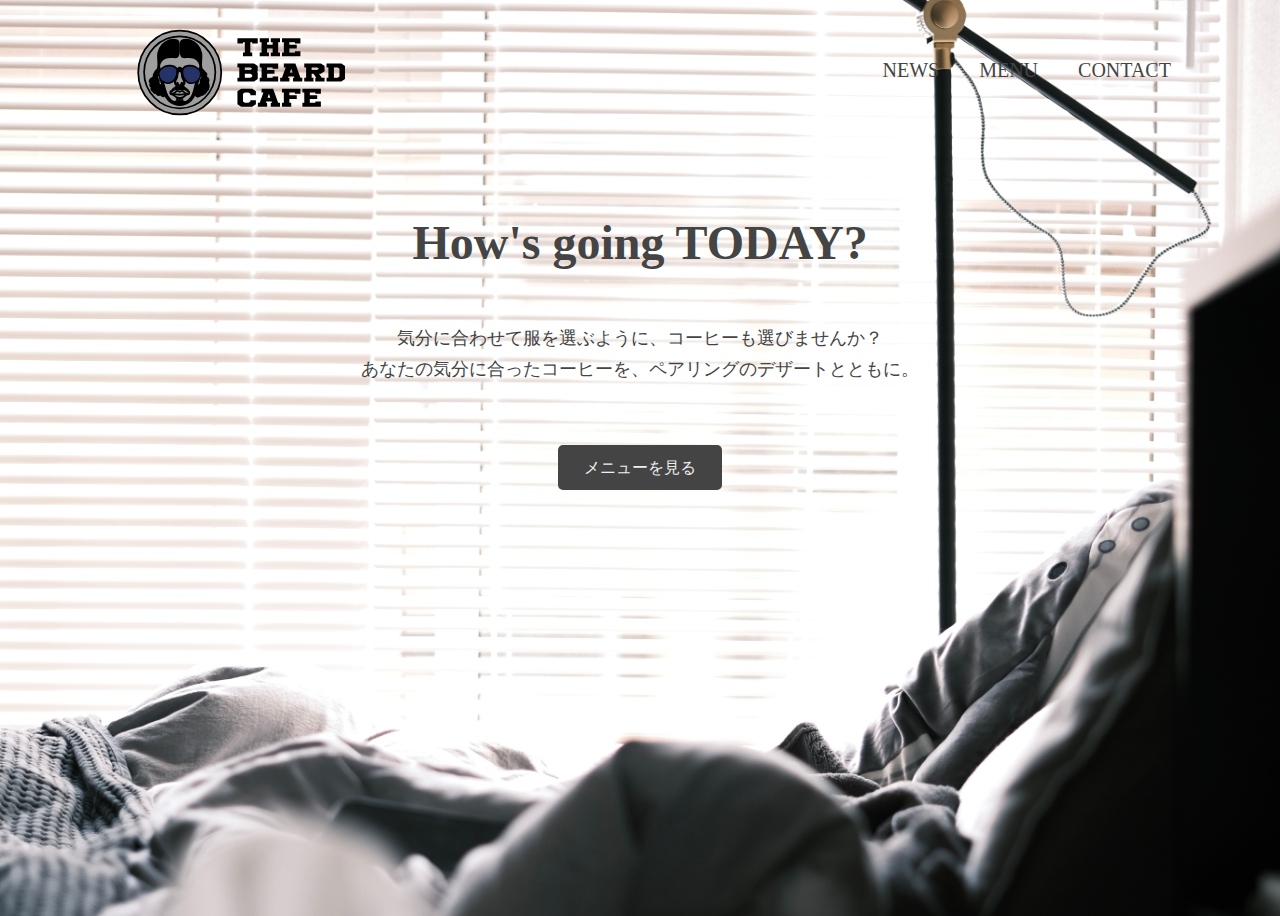
<file: index.html>
<!doctype html>
<html lang ="ja">
  <head>
    <meta charset="utf-8">
    <meta name="viewport" content="width=device-width, initial-scale=1">
    <title>beardCafe</title>
      <meta name="description" content=お客様の気分に合わせたコーヒーとペアリングのスイーツを提供するカフェ>

<!--CSS-->
<link rel="preconnect" href="https://fonts.googleapis.com">
<link rel="preconnect" href="https://fonts.gstatic.com" crossorigin>
<link href="https://fonts.googleapis.com/css2?family=Libre+Baskerville&display=swap" rel="stylesheet">
<link href="CSS/style.css" rel="stylesheet">
<link rel="icon" type="images/svg" href="icon.svg">
  </head>
  <body id="home" class="big-bg">
      <header class="page-header wrapper">
          <h1><a href="index.html"><img class="logo" src="logo.svg" alt="BeardCafeホーム"></a></h1>
          <nav>
              <ul class="main-nav">
                  <li><a href="news.html">News</a></li>
                  <li><a href="menu.html">Menu</a></li>
                  <li><a href="contact.html">Contact</a></li>
              </ul>
          </nav>
       </header>

       <div class="home-content wrapper">
         <h2 class="page-title">How's going TODAY?</h2>
         <p>気分に合わせて服を選ぶように、コーヒーも選びませんか？<br>
           あなたの気分に合ったコーヒーを、ペアリングのデザートとともに。</p>
         <a class="button" href="menu.html">メニューを見る</a>
       </div><!-- /#home -->

  </body>


</html>
</file>
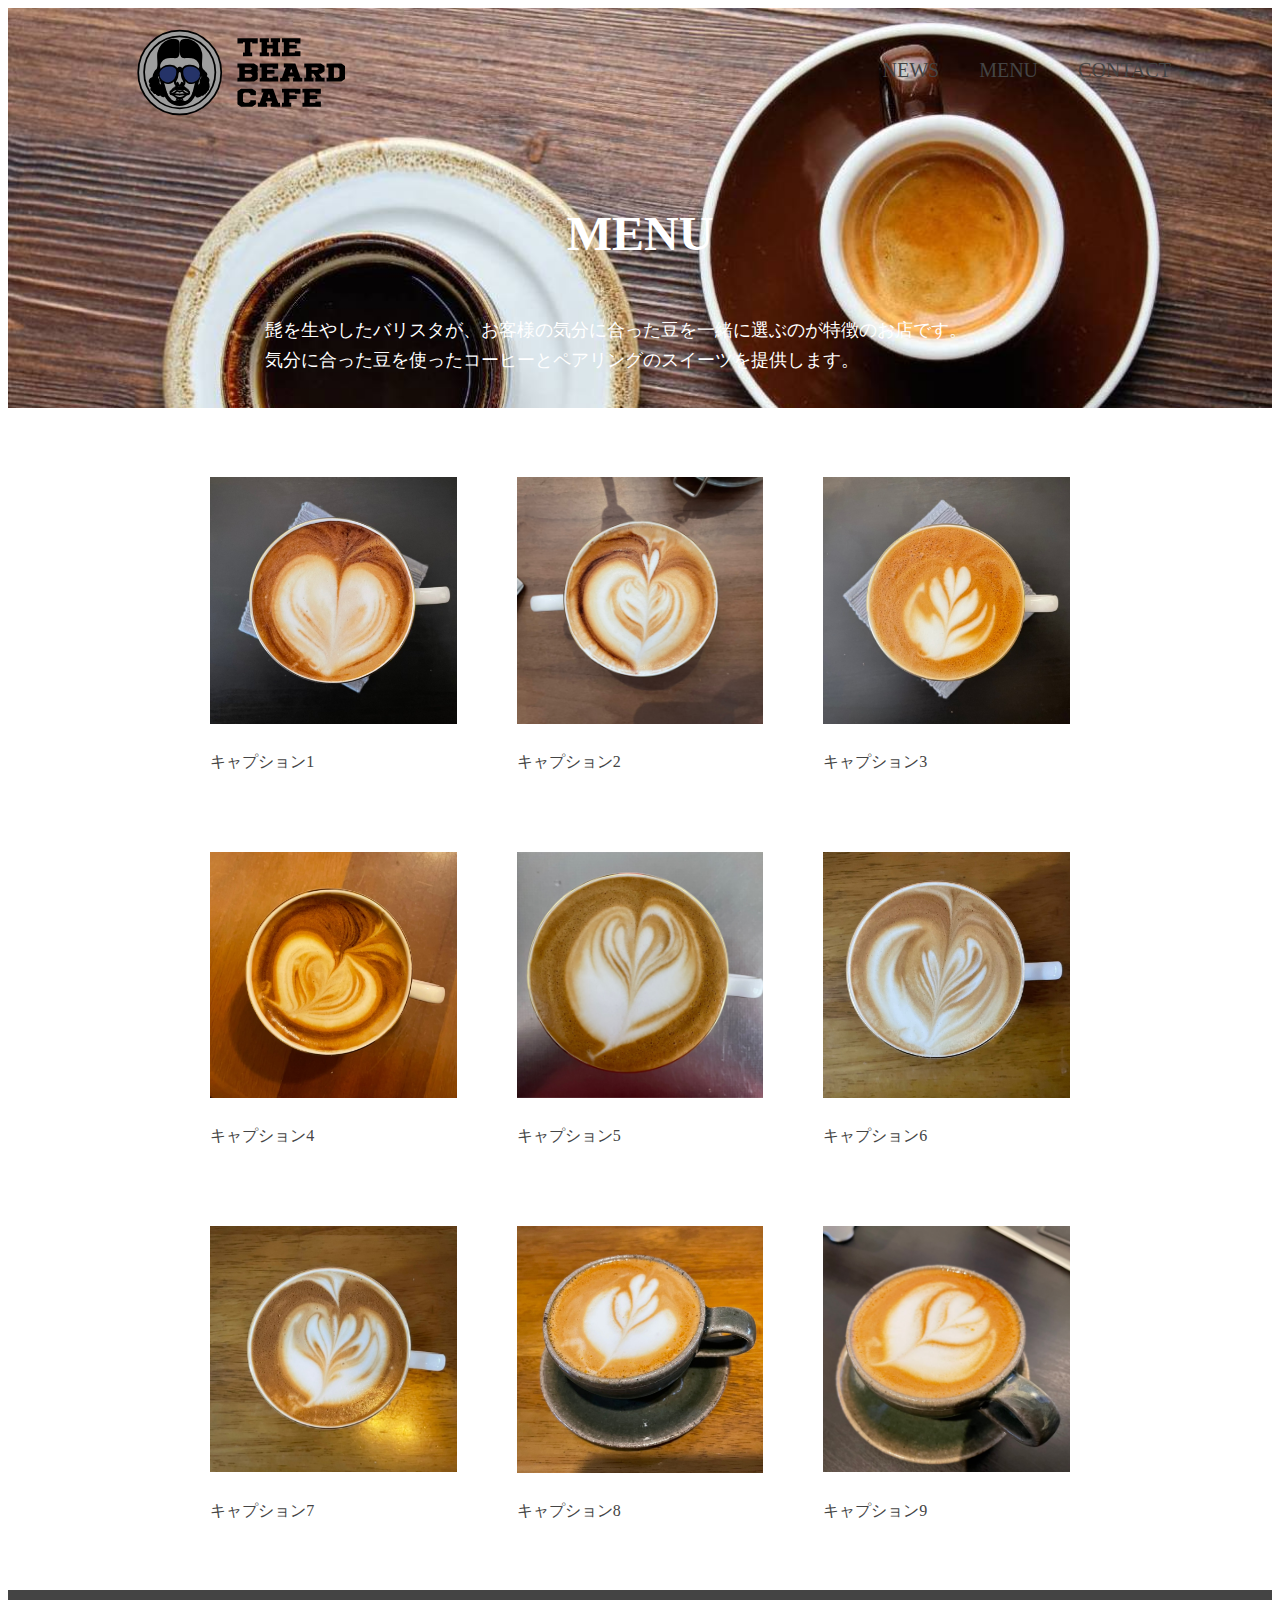
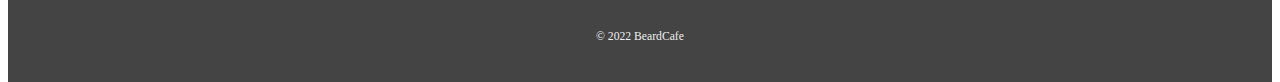
<file: menu.html>
<!doctype html>
<html lang ="ja">
  <head>
    <meta charset="utf-8">
    <meta name="viewport" content="width=device-width, initial-scale=1">
    <title>beardCafe Menu</title>
      <meta name="description" content=お客様の気分に合わせたコーヒーとペアリングのスイーツを提供するカフェ>

<!--CSS-->
<link rel="preconnect" href="https://fonts.googleapis.com">
<link rel="preconnect" href="https://fonts.gstatic.com" crossorigin>
<link href="https://fonts.googleapis.com/css2?family=Libre+Baskerville&display=swap" rel="stylesheet">
<link href="CSS/style.css" rel="stylesheet">
<link rel="icon" type="images/svg" href="icon.svg">
</head>
  <div id="Menu" class="big-bg">
      <header class="page-header wrapper">
          <h1><a href="index.html"><img class="logo" src="logo.svg" alt="BeardCafeホーム"></a></h1>
          <nav>
              <ul class="main-nav">
                  <li><a href="news.html">News</a></li>
                  <li><a href="menu.html">Menu</a></li>
                  <li><a href="contact.html">Contact</a></li>
              </ul>
          </nav>
     </header>

  <div class="menu-content wrapper">
      <h2 class="page-title">Menu</h2>
      <p>
          髭を生やしたバリスタが、お客様の気分に合った豆を一緒に選ぶのが特徴のお店です。<br>
          気分に合った豆を使ったコーヒーとペアリングのスイーツを提供します。
      </p>
 </div><!-- /#menu -->

 <div class="wrapper grid">
      <div class="item">
          <img src="menu-1.jpg" alt="">
          <p>キャプション1</p>
      </div>
      <div class="item">
          <img src="menu-2.jpg" alt="">
          <p>キャプション2</p>
      </div>
      <div class="item">
          <img src="menu-3.jpg" alt="">
          <p>キャプション3</p>
      </div>
      <div class="item">
          <img src="menu-4.jpg" alt="">
          <p>キャプション4</p>
      </div>
      <div class="item">
          <img src="menu-5.jpg" alt="">
          <p>キャプション5</p>
      </div>
      <div class="item">
          <img src="menu-6.jpg" alt="">
          <p>キャプション6</p>
      </div>
      <div class="item">
          <img src="menu-7.jpg" alt="">
          <p>キャプション7</p>
      </div>
      <div class="item">
          <img src="menu-8.jpg" alt="">
          <p>キャプション8</p>
      </div>
      <div class="item">
          <img src="menu-9.jpg" alt="">
          <p>キャプション9</p>
      </div>
  </div grid><!--/.grid-->

 <footer>
   <div class="wrapper">
     <p><small>&copy; 2022 BeardCafe</small></p>
   </div>
 </footer>


  </body>

</html>
</file>
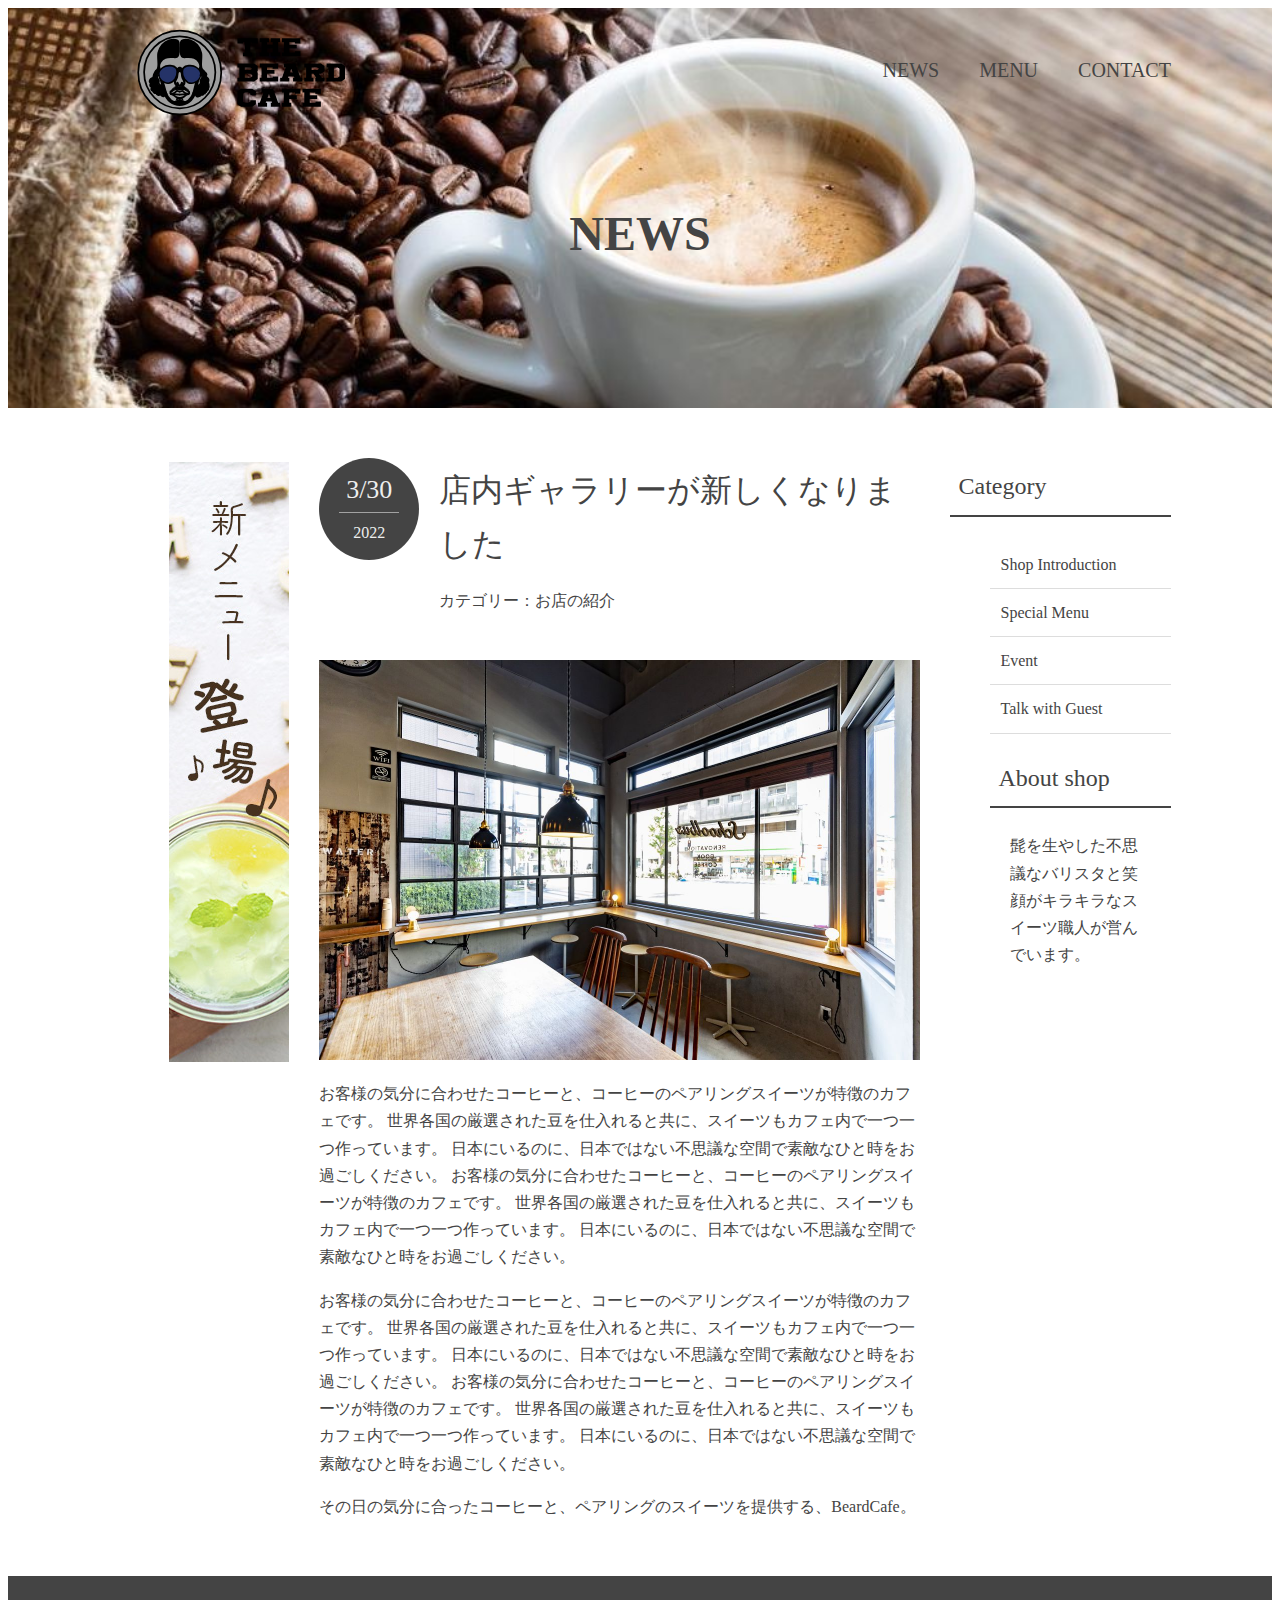
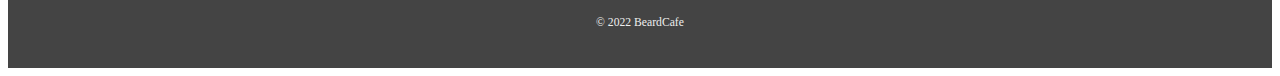
<file: news.html>
<!doctype html>
<html lang ="ja">
  <head>
    <meta charset="utf-8">
    <meta name="viewport" content="width=device-width, initial-scale=1">
    <title>beardCafe News</title>
      <meta name="description" content=お客様の気分に合わせたコーヒーとペアリングのスイーツを提供するカフェ>

<!--CSS-->
<link rel="preconnect" href="https://fonts.googleapis.com">
<link rel="preconnect" href="https://fonts.gstatic.com" crossorigin>
<link href="https://fonts.googleapis.com/css2?family=Libre+Baskerville&display=swap" rel="stylesheet">
<link href="CSS/style.css" rel="stylesheet">
<link rel="icon" type="images/svg" href="icon.svg">
</head>
  <div id="News" class="big-bg">
      <header class="page-header wrapper">
          <h1><a href="index.html"><img class="logo" src="logo.svg" alt="BeardCafeホーム"></a></h1>
          <nav>
              <ul class="main-nav">
                  <li><a href="news.html">News</a></li>
                  <li><a href="menu.html">Menu</a></li>
                  <li><a href="contact.html">Contact</a></li>
              </ul>
          </nav>
     </header>


     <div class="wrapper">
          <h2 class="page-title">NEWS</h2>
     </div> <!-- /.wrapper -->
 </div><!-- /#news -->

 <div class="news-contents wrapper">
   <article>
     <header class="post-info">
         <h2 class="post-title">店内ギャラリーが新しくなりました</h2>
         <p class="post-date">3/30 <span>2022</span></p>
         <p class="post-cat">カテゴリー：お店の紹介</p>
     </header>
     <img src="news-wall.jpeg" alt="店内の様子">
     <p>
       お客様の気分に合わせたコーヒーと、コーヒーのペアリングスイーツが特徴のカフェです。
       世界各国の厳選された豆を仕入れると共に、スイーツもカフェ内で一つ一つ作っています。
       日本にいるのに、日本ではない不思議な空間で素敵なひと時をお過ごしください。
       お客様の気分に合わせたコーヒーと、コーヒーのペアリングスイーツが特徴のカフェです。
       世界各国の厳選された豆を仕入れると共に、スイーツもカフェ内で一つ一つ作っています。
       日本にいるのに、日本ではない不思議な空間で素敵なひと時をお過ごしください。
     </p>
     <p>
       お客様の気分に合わせたコーヒーと、コーヒーのペアリングスイーツが特徴のカフェです。
       世界各国の厳選された豆を仕入れると共に、スイーツもカフェ内で一つ一つ作っています。
       日本にいるのに、日本ではない不思議な空間で素敵なひと時をお過ごしください。
       お客様の気分に合わせたコーヒーと、コーヒーのペアリングスイーツが特徴のカフェです。
       世界各国の厳選された豆を仕入れると共に、スイーツもカフェ内で一つ一つ作っています。
       日本にいるのに、日本ではない不思議な空間で素敵なひと時をお過ごしください。
     </p>
     <p>
       その日の気分に合ったコーヒーと、ペアリングのスイーツを提供する、BeardCafe。</p>
   </article>

   <aside>
     <h3 class="sub-title">Category</h3>
     <ul class="sub-menu">
          <li><a href="#">Shop Introduction</a></li>
          <li><a href="#">Special Menu</a></li>
          <li><a href="#">Event</a></li>
          <li><a href="#">Talk with Guest</a></li>

    <h3 class="sub-title">About shop</h3>
    <p>
        髭を生やした不思議なバリスタと笑顔がキラキラなスイーツ職人が営んでいます。
    </p>
   </aside>

   <div class="ad">
     <img src="banner.jpg" alt="新メニュー登場">
   </div>

</div><!-- /.news-contents -->

 <footer>
   <div class="wrapper">
     <p><small>&copy; 2022 BeardCafe</small></p>
   </div>
 </footer>


  </body>

</html>
</file>
<file: CSS/style.css>
@charset "UTF-8";

/* 共通部分
--------------------------------*/
html{
  font-size: 100%;
}
body{
    font-family: 'Ramaraja', serif;
  line-height: 1.7;
    color: #444444;
}
a{
  text-decoration: none;
}
img{
  max-width: 100%;
}
.wrapper {
    max-width: 1100px;
    margin: 0 auto;
    padding: 0 4%;
}

@media (max-width: 600px) {
  h1 {
    color: #0bd;
  }
}
/* モバイル版
--------------------------------*/
@media (max-width: 600px) {
  .page-title {
    font-size: 2.5rem;
  }
  .page-header {
    flex-direction: column;
    align-items: center;
  }
  /* HEADER */
  .main-nav {
    font-size: 1rem;
    margin-top: 10px;
  }
  .main-nav li {
    margin: 0 20px;
  }

  /* HOME */
  .home-content {
    margin-top: 20px;
  }
  /*　NEWS */
  .news-contents {
    flex-direction: column;
  }
  article,
  aside {
    width: 100%;
  }
  #news .page-title {
    margin-top: 30px;
  }
  aside {
    margin-top: 60px;
  }
  .post-info {
    margin-bottom: 30px;
  }
  .post-date {
    width: 70px;
    height: 70px;
    font-size: 1rem;
  }
  .post-date span {
    font-size: 0.875rem;
    padding-top: 2px;
  }
  .post-title {
    font-size: 1.375rem;
  }
  .post-cat {
    font-size: 0.875rem;
    margin-top: 10px;
  }
  .post-title,
  .post-cat {
    margin-left: 80px;
  }
  /* Menu */
  .menu-content {
    margin-top: 20%;
  }
}
/* HEADER
------------------------------- */
.logo{
  width: 250px;
  margin-top: 0px;
}

.main-nav {
    display: flex;
    font-size: 1.25rem;
    text-transform: uppercase;
    margin-top: 45px;
    list-style: none;
}
.main-nav li {
    margin-left: 40px;
}
.main-nav a {
    color: #444444;
}
.main-nav a:hover {
    color: #9a9a9a;
}

.page-header {
  display: flex;
  justify-content: space-between;
}
.wrapper {
    max-width: 1600px;
    margin: 0 auto;
    padding: 0 8%;
}

/* HOME
------------------------------- */
.home-content {
    font-size: 2.5rem;
    text-align: center;
    margin-top: 3rem;
}
.home-content p {
  font-family: 'Kaisei Opti', serif;
  font-size: 1.125rem;
  margin: 10px 0 42px;
}
.home-content a {
  font-style: 'Kaisei Opti', serif;
  font-size: 1rem;
  margin: auto;
}

/* 見出し
------------------------------- */
.page-title {
  font-size: 3rem;
  font-family: 'Ramaraja', serif;
  text-transform: uppercase;
  font-weight: bold;
}

/* ボタン
------------------------------- */
.button {
  font-size: 1px;
  background: #444444;
  color: #EEEEEE;
  border-radius: 5px;
  padding: 14px 26px;
}
.button:hover {
  background: #9a9a9a;
}

/* home-背景画像
『白からグレーのグラデーション』
background-image: linear-gradient(#ffffff, #9a9a9a);
-------------------------------*/
.big-bg {
  background-size: cover;
  background-position: center-top;
  background-repeat: no-repeat;
}

#home {
  background-image: url(../main.jpg);
  background-blend-mode: darken;
  min-height: 100vh;
}
#home .page-title {
  text-transform: none;
}

/* News
------------------------------- */
#News {
  background-image: url(../header.jpeg);
  height: 400px;
  margin-bottom: 24px;
}
#News .page-title{
  text-align: center;
}

/* News
------------------------------- */
footer {
  background: #444444;
  text-align: center;
  padding: 20px 0;
}
footer p {
  color: #EEEEEE;
  font-size: 0.875rem;
}

/* 記事部分
------------------------------- */
article {
  width: 60%;
  order: 2;
}
aside {
  padding-top: 10px;
  width: 22%;
  order: 3;
}
.ad {
  padding-top: 30px;
  order: 1;
  margin-bottom: 40px;
}
.news-contents {
  display: flex;
  justify-content: space-between;
  margin-bottom: 40px;
  margin-left: 60px;
}

.post-info {
  position: relative;
  padding-top: 4px;
  margin-bottom: 45px;
}
.post-date {
  background: #444444;
  border-radius: 50%;
  color: #EEEEEE;
  width: 100px;
  height: 92px;
  font-size: 1.625rem;
  text-align: center;
  position: absolute;
  top: 0;
  padding-top: 10px;
}
.post-date span {
  font-size: 1rem;
  border-top: 1px rgba(255, 255, 255, .5) solid;
  padding-top: 6px;
  display: block;
  width: 60%;
  margin: 0 auto;
}
.post-title {
  font-family: 'Ramaraja', serif;
  font-size: 2rem;
  font-weight: normal;
}
.post-title,
.post-cat {
  margin-left: 120px;
  margin-bottom: 0;
}
article img {
  margin-bottom: 20px;
  display:flex;
}
article p {
  margin-bottom: 1rem;

}

.sub-title {
  font-size: 1.5rem;
  padding: 0 8px 8px;
  border-bottom: 2px #444444 solid;
  font-weight: normal;
}
aside p {
  padding: 0px 20px;
}
.sub-menu {
  margin-bottom: 60px;
  list-style: none;
}
.sub-menu li {
  border-bottom: 1px #ddd solid;
}
.sub-menu a {
  color: #444444;
  padding: 10px;
  display: block;
}
.sub-menu a:hover {
  color: #EEEEEE;
}

/* Menu
------------------------------- */
#Menu {
  background-image: url(../menu-back.jpeg);
  height: 400px;
  margin-bottom: 24px;

}
.menu-content {
  max-width: 750px;
  margin-top: 10px;
}
.menu-content .page-title {
  text-align: center;
  color: white;
}
.menu-content p {
  font-size: 1.125rem;
  margin: 10px 0 0;
  color: white;
}
.grid {
  display: grid;
  gap: 60px;
  grid-template-columns: repeat(auto-fit, minmax(240px, 1fr));
  margin-top: 8%;
  margin-bottom: 50px;
  padding: 0 16%;
  order: 2;
}
</file>
